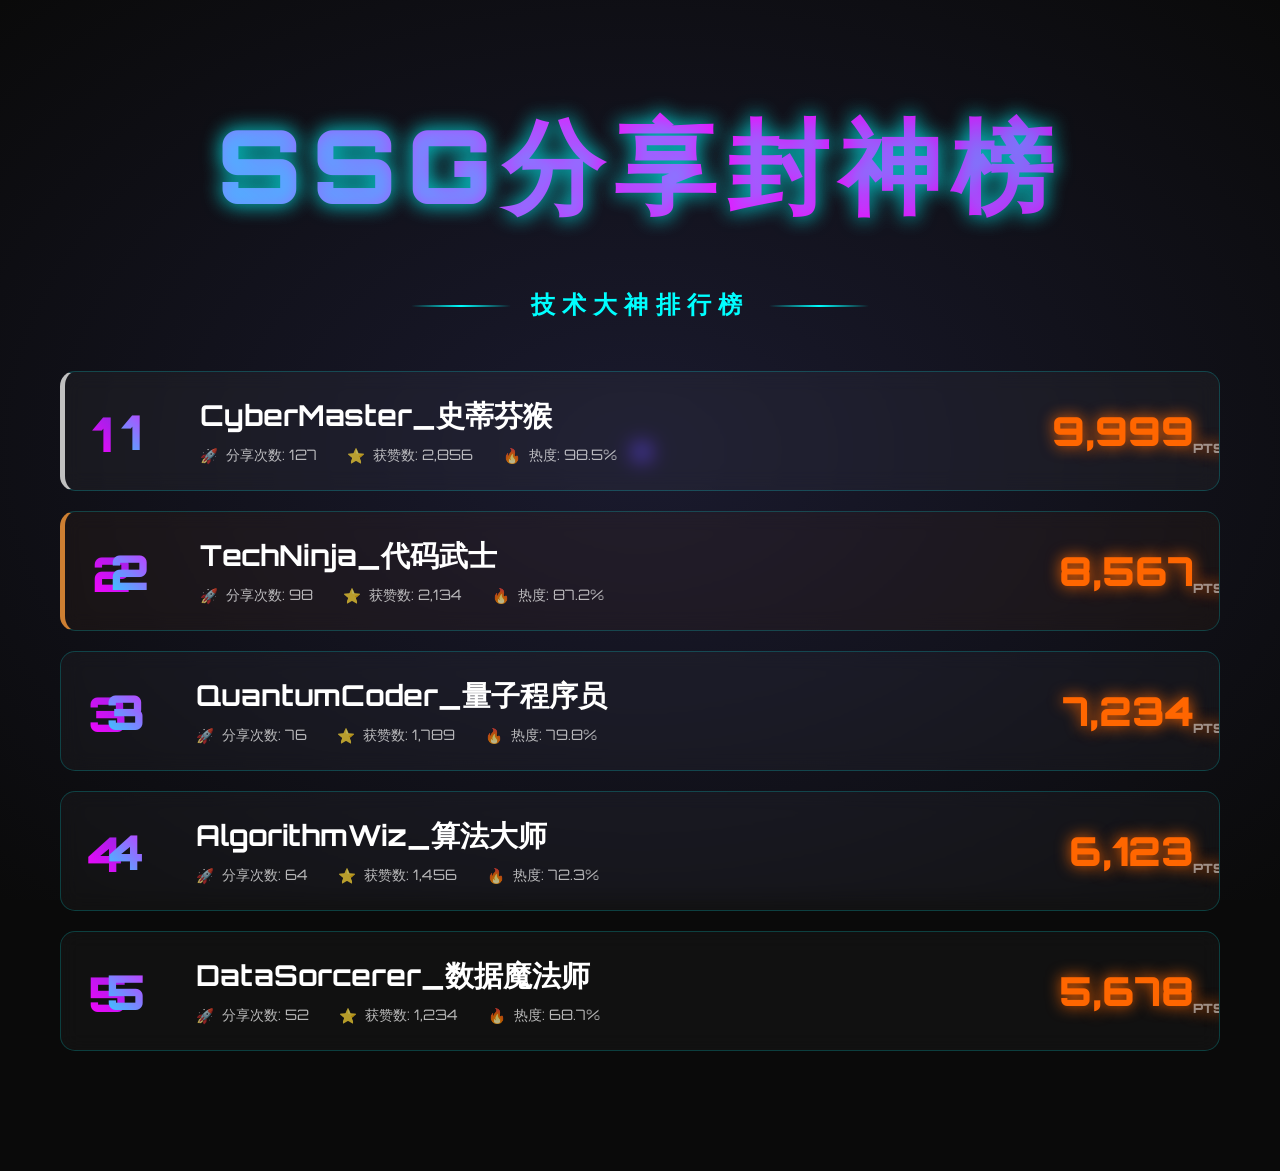
<file: main.html>
<!DOCTYPE html>
<html lang="zh-CN">

<head>
    <meta charset="UTF-8">
    <meta name="viewport" content="width=device-width, initial-scale=1.0">
    <title>SSG分享封神榜</title>
    <style>
        @import url('https://fonts.googleapis.com/css2?family=Orbitron:wght@400;700;900&display=swap');

        * {
            margin: 0;
            padding: 0;
            box-sizing: border-box;
        }

        :root {
            --primary-cyan: #00ffff;
            --primary-purple: #8a2be2;
            --accent-pink: #ff00ff;
            --accent-orange: #ff6600;
            --bg-dark: #0a0a0a;
            --text-glow: #ffffff;
        }

        body {
            font-family: 'Orbitron', monospace;
            background: var(--bg-dark);
            color: var(--text-glow);
            overflow-x: hidden;
            min-height: 100vh;
            position: relative;
        }

        /* 3D粒子旋涡背景 */
        .particle-container {
            position: fixed;
            top: 0;
            left: 0;
            width: 100%;
            height: 100%;
            z-index: -1;
            background: radial-gradient(ellipse at center, #1a1a2e 0%, var(--bg-dark) 100%);
        }

        .particle {
            position: absolute;
            width: 2px;
            height: 2px;
            background: var(--primary-cyan);
            border-radius: 50%;
            box-shadow: 0 0 10px var(--primary-cyan);
            animation: spiral 15s linear infinite;
        }

        .particle:nth-child(odd) {
            background: var(--accent-pink);
            box-shadow: 0 0 10px var(--accent-pink);
            animation-duration: 12s;
            animation-direction: reverse;
        }

        .particle:nth-child(3n) {
            background: var(--primary-purple);
            box-shadow: 0 0 10px var(--primary-purple);
            animation-duration: 18s;
        }

        @keyframes spiral {
            0% {
                transform: rotate(0deg) translateX(50px) scale(0.1);
                opacity: 0;
            }

            10% {
                opacity: 1;
            }

            50% {
                transform: rotate(180deg) translateX(150px) scale(1);
                opacity: 1;
            }

            100% {
                transform: rotate(360deg) translateX(300px) scale(0.1);
                opacity: 0;
            }
        }

        /* 主标题区域 */
        .main-title {
            text-align: center;
            padding: 100px 20px 50px;
            position: relative;
        }

        .title-text {
            font-size: clamp(3rem, 8vw, 8rem);
            font-weight: 900;
            background: linear-gradient(45deg,
                    var(--primary-cyan) 0%,
                    var(--accent-pink) 25%,
                    var(--primary-purple) 50%,
                    var(--accent-orange) 75%,
                    var(--primary-cyan) 100%);
            background-size: 400% 400%;
            background-clip: text;
            -webkit-background-clip: text;
            -webkit-text-fill-color: transparent;
            animation: gradient-shift 3s ease-in-out infinite, glow-pulse 2s ease-in-out infinite alternate;
            text-shadow: 0 0 20px rgba(0, 255, 255, 0.5);
            letter-spacing: 0.1em;
            position: relative;
            display: inline-block;
            cursor: pointer;
            transition: all 0.3s ease;
        }

        .title-text:hover {
            transform: scale(1.05);
            filter: brightness(1.2);
        }

        .title-text::before {
            content: 'SSG分享封神榜';
            position: absolute;
            top: 0;
            left: 0;
            color: var(--primary-cyan);
            z-index: -1;
            animation: glitch 2s infinite;
        }

        @keyframes gradient-shift {

            0%,
            100% {
                background-position: 0% 50%;
            }

            50% {
                background-position: 100% 50%;
            }
        }

        @keyframes glow-pulse {
            0% {
                text-shadow: 0 0 20px rgba(0, 255, 255, 0.5);
            }

            100% {
                text-shadow: 0 0 40px rgba(255, 0, 255, 0.8), 0 0 60px rgba(0, 255, 255, 0.3);
            }
        }

        @keyframes glitch {

            0%,
            100% {
                transform: translate(0);
                opacity: 0;
            }

            20% {
                transform: translate(-2px, 2px);
                opacity: 0.1;
            }

            40% {
                transform: translate(-2px, -2px);
                opacity: 0.1;
            }

            60% {
                transform: translate(2px, 2px);
                opacity: 0.1;
            }

            80% {
                transform: translate(2px, -2px);
                opacity: 0.1;
            }
        }

        /* 排行榜容器 */
        .leaderboard {
            max-width: 1200px;
            margin: 0 auto;
            padding: 0 20px 100px;
        }

        .board-header {
            text-align: center;
            margin-bottom: 50px;
        }

        .board-subtitle {
            font-size: 1.5rem;
            color: var(--primary-cyan);
            text-transform: uppercase;
            letter-spacing: 0.3em;
            position: relative;
            display: inline-block;
        }

        .board-subtitle::before,
        .board-subtitle::after {
            content: '';
            position: absolute;
            top: 50%;
            width: 100px;
            height: 2px;
            background: linear-gradient(90deg, transparent, var(--primary-cyan), transparent);
        }

        .board-subtitle::before {
            left: -120px;
        }

        .board-subtitle::after {
            right: -120px;
        }

        /* 排行榜项目 */
        .rank-item {
            background: rgba(255, 255, 255, 0.03);
            border: 1px solid rgba(0, 255, 255, 0.2);
            border-radius: 15px;
            margin: 20px 0;
            padding: 25px;
            position: relative;
            overflow: hidden;
            backdrop-filter: blur(10px);
            transition: all 0.3s cubic-bezier(0.4, 0, 0.2, 1);
            cursor: pointer;
        }

        .rank-item::before {
            content: '';
            position: absolute;
            top: 0;
            left: -100%;
            width: 100%;
            height: 100%;
            background: linear-gradient(90deg,
                    transparent,
                    rgba(0, 255, 255, 0.1),
                    transparent);
            transition: left 0.5s ease;
        }

        .rank-item:hover::before {
            left: 100%;
        }

        .rank-item:hover {
            transform: translateY(-5px);
            border-color: var(--accent-pink);
            box-shadow:
                0 10px 30px rgba(0, 255, 255, 0.2),
                0 0 50px rgba(255, 0, 255, 0.1),
                inset 0 1px 0 rgba(255, 255, 255, 0.1);
        }

        .rank-item:nth-child(1) {
            border-left: 5px solid #ffd700;
            background: rgba(255, 215, 0, 0.05);
        }

        .rank-item:nth-child(2) {
            border-left: 5px solid #c0c0c0;
            background: rgba(192, 192, 192, 0.05);
        }

        .rank-item:nth-child(3) {
            border-left: 5px solid #cd7f32;
            background: rgba(205, 127, 50, 0.05);
        }

        .rank-content {
            display: flex;
            align-items: center;
            gap: 30px;
        }

        .rank-number {
            font-size: 3rem;
            font-weight: 900;
            min-width: 80px;
            text-align: center;
            background: linear-gradient(45deg, var(--primary-cyan), var(--accent-pink));
            background-clip: text;
            -webkit-background-clip: text;
            -webkit-text-fill-color: transparent;
            position: relative;
        }

        .rank-number::after {
            content: attr(data-rank);
            position: absolute;
            top: 2px;
            left: 2px;
            background: linear-gradient(45deg, var(--accent-pink), var(--primary-purple));
            background-clip: text;
            -webkit-background-clip: text;
            -webkit-text-fill-color: transparent;
            z-index: -1;
        }

        .user-info {
            flex: 1;
        }

        .username {
            font-size: 1.8rem;
            font-weight: 700;
            margin-bottom: 8px;
            color: var(--text-glow);
            transition: all 0.3s ease;
        }

        .rank-item:hover .username {
            color: var(--accent-pink);
            text-shadow: 0 0 10px var(--accent-pink);
        }

        .user-stats {
            display: flex;
            gap: 30px;
            font-size: 0.9rem;
            color: rgba(255, 255, 255, 0.7);
        }

        .stat-item {
            display: flex;
            align-items: center;
            gap: 8px;
            transition: color 0.3s ease;
        }

        .rank-item:hover .stat-item {
            color: var(--primary-cyan);
        }

        .score {
            font-size: 2.5rem;
            font-weight: 900;
            color: var(--accent-orange);
            text-shadow: 0 0 15px var(--accent-orange);
            position: relative;
        }

        .score::after {
            content: 'PTS';
            font-size: 0.8rem;
            position: absolute;
            bottom: 0;
            right: -30px;
            color: rgba(255, 255, 255, 0.5);
        }

        /* 响应式设计 */
        @media (max-width: 768px) {
            .rank-content {
                flex-direction: column;
                text-align: center;
                gap: 15px;
            }

            .user-stats {
                justify-content: center;
                flex-wrap: wrap;
            }

            .board-subtitle::before,
            .board-subtitle::after {
                display: none;
            }
        }

        /* 滚动条美化 */
        ::-webkit-scrollbar {
            width: 8px;
        }

        ::-webkit-scrollbar-track {
            background: rgba(0, 0, 0, 0.3);
        }

        ::-webkit-scrollbar-thumb {
            background: linear-gradient(var(--primary-cyan), var(--accent-pink));
            border-radius: 4px;
        }

        /* 加载动画 */
        .rank-item {
            opacity: 0;
            animation: slideUp 0.6s ease forwards;
        }

        .rank-item:nth-child(1) {
            animation-delay: 0.1s;
        }

        .rank-item:nth-child(2) {
            animation-delay: 0.2s;
        }

        .rank-item:nth-child(3) {
            animation-delay: 0.3s;
        }

        .rank-item:nth-child(4) {
            animation-delay: 0.4s;
        }

        .rank-item:nth-child(5) {
            animation-delay: 0.5s;
        }

        @keyframes slideUp {
            from {
                opacity: 0;
                transform: translateY(30px);
            }

            to {
                opacity: 1;
                transform: translateY(0);
            }
        }
    </style>
</head>

<body>
    <!-- 3D粒子背景容器 -->
    <div class="particle-container" id="particleContainer"></div>

    <!-- 主标题 -->
    <div class="main-title">
        <h1 class="title-text" id="mainTitle">SSG分享封神榜</h1>
    </div>

    <!-- 排行榜 -->
    <div class="leaderboard">
        <div class="board-header">
            <h2 class="board-subtitle">技术大神排行榜</h2>
        </div>

        <div class="rank-item">
            <div class="rank-content">
                <div class="rank-number" data-rank="1">1</div>
                <div class="user-info">
                    <div class="username">CyberMaster_史蒂芬猴</div>
                    <div class="user-stats">
                        <div class="stat-item">
                            <span>🚀</span>
                            <span>分享次数: 127</span>
                        </div>
                        <div class="stat-item">
                            <span>⭐</span>
                            <span>获赞数: 2,856</span>
                        </div>
                        <div class="stat-item">
                            <span>🔥</span>
                            <span>热度: 98.5%</span>
                        </div>
                    </div>
                </div>
                <div class="score">9,999</div>
            </div>
        </div>

        <div class="rank-item">
            <div class="rank-content">
                <div class="rank-number" data-rank="2">2</div>
                <div class="user-info">
                    <div class="username">TechNinja_代码武士</div>
                    <div class="user-stats">
                        <div class="stat-item">
                            <span>🚀</span>
                            <span>分享次数: 98</span>
                        </div>
                        <div class="stat-item">
                            <span>⭐</span>
                            <span>获赞数: 2,134</span>
                        </div>
                        <div class="stat-item">
                            <span>🔥</span>
                            <span>热度: 87.2%</span>
                        </div>
                    </div>
                </div>
                <div class="score">8,567</div>
            </div>
        </div>

        <div class="rank-item">
            <div class="rank-content">
                <div class="rank-number" data-rank="3">3</div>
                <div class="user-info">
                    <div class="username">QuantumCoder_量子程序员</div>
                    <div class="user-stats">
                        <div class="stat-item">
                            <span>🚀</span>
                            <span>分享次数: 76</span>
                        </div>
                        <div class="stat-item">
                            <span>⭐</span>
                            <span>获赞数: 1,789</span>
                        </div>
                        <div class="stat-item">
                            <span>🔥</span>
                            <span>热度: 79.8%</span>
                        </div>
                    </div>
                </div>
                <div class="score">7,234</div>
            </div>
        </div>

        <div class="rank-item">
            <div class="rank-content">
                <div class="rank-number" data-rank="4">4</div>
                <div class="user-info">
                    <div class="username">AlgorithmWiz_算法大师</div>
                    <div class="user-stats">
                        <div class="stat-item">
                            <span>🚀</span>
                            <span>分享次数: 64</span>
                        </div>
                        <div class="stat-item">
                            <span>⭐</span>
                            <span>获赞数: 1,456</span>
                        </div>
                        <div class="stat-item">
                            <span>🔥</span>
                            <span>热度: 72.3%</span>
                        </div>
                    </div>
                </div>
                <div class="score">6,123</div>
            </div>
        </div>

        <div class="rank-item">
            <div class="rank-content">
                <div class="rank-number" data-rank="5">5</div>
                <div class="user-info">
                    <div class="username">DataSorcerer_数据魔法师</div>
                    <div class="user-stats">
                        <div class="stat-item">
                            <span>🚀</span>
                            <span>分享次数: 52</span>
                        </div>
                        <div class="stat-item">
                            <span>⭐</span>
                            <span>获赞数: 1,234</span>
                        </div>
                        <div class="stat-item">
                            <span>🔥</span>
                            <span>热度: 68.7%</span>
                        </div>
                    </div>
                </div>
                <div class="score">5,678</div>
            </div>
        </div>
    </div>

    <script>
        // 创建3D粒子旋涡效果
        function createParticles() {
            const container = document.getElementById('particleContainer');
            const particleCount = 100;

            for (let i = 0; i < particleCount; i++) {
                const particle = document.createElement('div');
                particle.className = 'particle';

                // 随机位置
                const centerX = window.innerWidth / 2;
                const centerY = window.innerHeight / 2;

                particle.style.left = centerX + 'px';
                particle.style.top = centerY + 'px';

                // 随机延迟动画
                particle.style.animationDelay = (Math.random() * 15) + 's';

                // 随机大小
                const size = Math.random() * 3 + 1;
                particle.style.width = size + 'px';
                particle.style.height = size + 'px';

                container.appendChild(particle);
            }
        }

        // 标题点击特效
        function addTitleEffects() {
            const title = document.getElementById('mainTitle');

            title.addEventListener('click', function () {
                // 创建爆炸效果
                for (let i = 0; i < 20; i++) {
                    const spark = document.createElement('div');
                    spark.style.position = 'absolute';
                    spark.style.width = '4px';
                    spark.style.height = '4px';
                    spark.style.backgroundColor = '#ff00ff';
                    spark.style.borderRadius = '50%';
                    spark.style.boxShadow = '0 0 10px #ff00ff';
                    spark.style.pointerEvents = 'none';

                    const rect = title.getBoundingClientRect();
                    spark.style.left = (rect.left + rect.width / 2) + 'px';
                    spark.style.top = (rect.top + rect.height / 2) + 'px';

                    document.body.appendChild(spark);

                    // 随机方向动画
                    const angle = (Math.PI * 2 * i) / 20;
                    const distance = Math.random() * 100 + 50;

                    spark.animate([
                        { transform: 'translate(0, 0) scale(1)', opacity: 1 },
                        {
                            transform: `translate(${Math.cos(angle) * distance}px, ${Math.sin(angle) * distance}px) scale(0)`,
                            opacity: 0
                        }
                    ], {
                        duration: 1000,
                        easing: 'ease-out'
                    }).onfinish = () => spark.remove();
                }
            });
        }

        // 排行榜项目交互效果
        function addRankItemEffects() {
            const rankItems = document.querySelectorAll('.rank-item');

            rankItems.forEach(item => {
                item.addEventListener('mouseenter', function () {
                    // 音效模拟（可替换为真实音效）
                    this.style.transform = 'translateY(-5px) scale(1.02)';
                });

                item.addEventListener('mouseleave', function () {
                    this.style.transform = 'translateY(0) scale(1)';
                });

                item.addEventListener('click', function () {
                    // 点击波纹效果
                    const ripple = document.createElement('div');
                    ripple.style.position = 'absolute';
                    ripple.style.borderRadius = '50%';
                    ripple.style.background = 'rgba(0, 255, 255, 0.3)';
                    ripple.style.transform = 'scale(0)';
                    ripple.style.animation = 'ripple 0.6s linear';
                    ripple.style.left = '50%';
                    ripple.style.top = '50%';
                    ripple.style.width = '20px';
                    ripple.style.height = '20px';
                    ripple.style.marginLeft = '-10px';
                    ripple.style.marginTop = '-10px';

                    this.style.position = 'relative';
                    this.appendChild(ripple);

                    setTimeout(() => ripple.remove(), 600);
                });
            });
        }

        // 添加波纹动画CSS
        const style = document.createElement('style');
        style.textContent = `
            @keyframes ripple {
                to {
                    transform: scale(4);
                    opacity: 0;
                }
            }
        `;
        document.head.appendChild(style);

        // 窗口大小变化时重新定位粒子
        window.addEventListener('resize', function () {
            const container = document.getElementById('particleContainer');
            container.innerHTML = '';
            createParticles();
        });

        // 初始化
        document.addEventListener('DOMContentLoaded', function () {
            createParticles();
            addTitleEffects();
            addRankItemEffects();

            // 添加页面加载完成的特效
            setTimeout(() => {
                document.body.style.opacity = '1';
            }, 100);
        });

        // 鼠标跟踪光标效果
        let mouseTrail = [];
        document.addEventListener('mousemove', function (e) {
            mouseTrail.push({ x: e.clientX, y: e.clientY, time: Date.now() });

            // 限制轨迹点数量
            if (mouseTrail.length > 20) {
                mouseTrail.shift();
            }

            // 清除过期的轨迹点
            mouseTrail = mouseTrail.filter(point => Date.now() - point.time < 1000);
        });

        // 绘制鼠标轨迹
        function drawMouseTrail() {
            const existingTrail = document.querySelectorAll('.mouse-trail');
            existingTrail.forEach(trail => trail.remove());

            mouseTrail.forEach((point, index) => {
                if (index < mouseTrail.length - 1) {
                    const trailPoint = document.createElement('div');
                    trailPoint.className = 'mouse-trail';
                    trailPoint.style.position = 'fixed';
                    trailPoint.style.left = point.x + 'px';
                    trailPoint.style.top = point.y + 'px';
                    trailPoint.style.width = '4px';
                    trailPoint.style.height = '4px';
                    trailPoint.style.borderRadius = '50%';
                    trailPoint.style.background = '#00ffff';
                    trailPoint.style.boxShadow = '0 0 10px #00ffff';
                    trailPoint.style.pointerEvents = 'none';
                    trailPoint.style.opacity = (index / mouseTrail.length) * 0.5;
                    trailPoint.style.zIndex = '9999';

                    document.body.appendChild(trailPoint);

                    setTimeout(() => trailPoint.remove(), 500);
                }
            });
        }

        setInterval(drawMouseTrail, 50);
    </script>
</body>

</html>
</file>
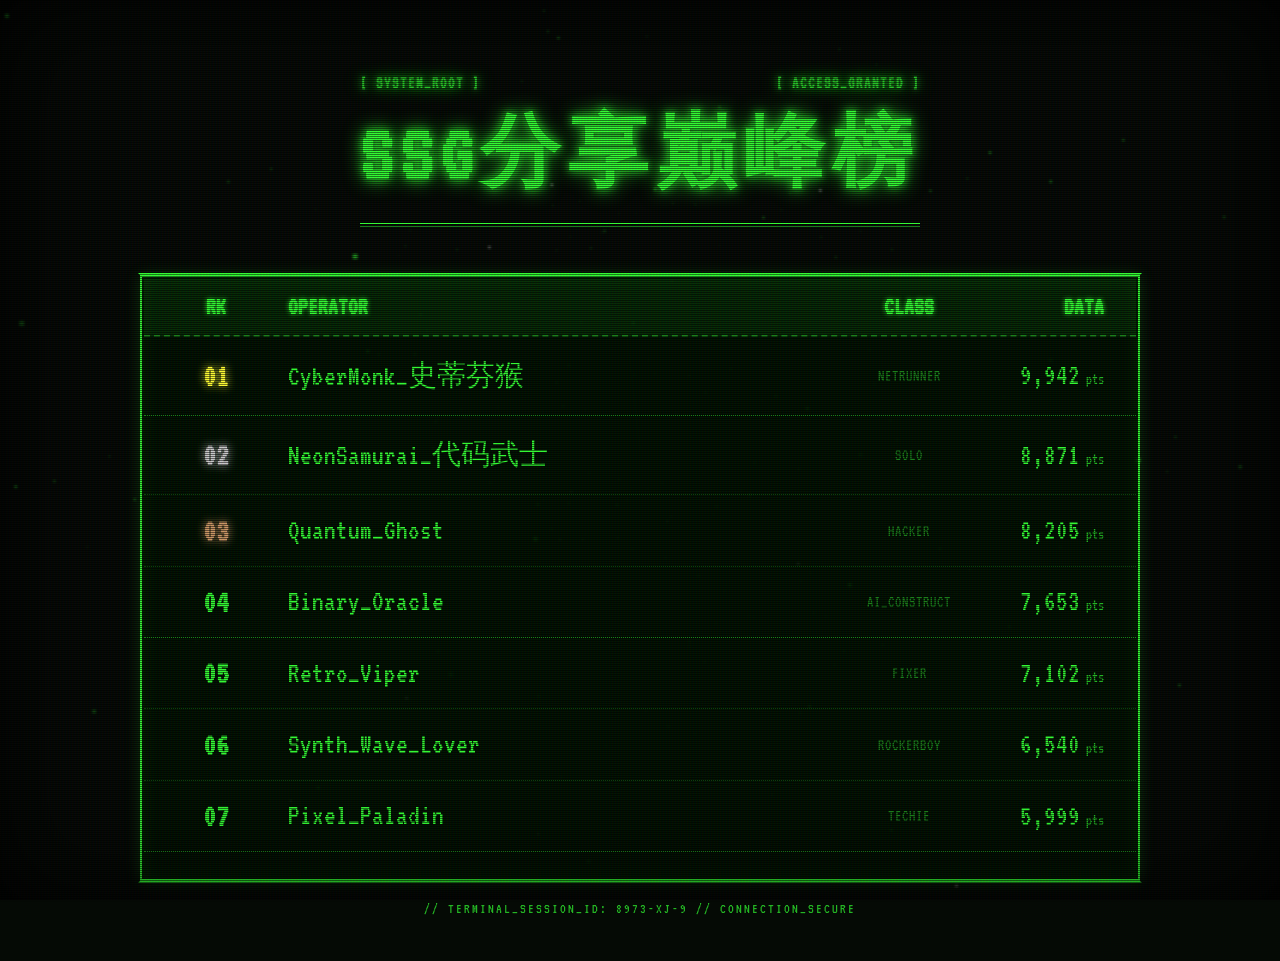
<file: main_second.html>
<!DOCTYPE html>
<html lang="zh-CN">

<head>
    <meta charset="UTF-8">
    <meta name="viewport" content="width=device-width, initial-scale=1.0">
    <title>SSG分享巅峰榜 - Retro Tech</title>
    <link rel="preconnect" href="https://fonts.googleapis.com">
    <link rel="preconnect" href="https://fonts.gstatic.com" crossorigin>
    <link href="https://fonts.googleapis.com/css2?family=VT323&display=swap" rel="stylesheet">
    <style>
        :root {
            --phosphor-green: #33ff33;
            --phosphor-dim: #1a801a;
            --phosphor-bright: #ccffcc;
            --bg-color: #050a05;
            --scanline-color: rgba(0, 0, 0, 0.5);
            --crt-flicker: rgba(51, 255, 51, 0.02);
        }

        body {
            margin: 0;
            padding: 0;
            background-color: var(--bg-color);
            color: var(--phosphor-green);
            font-family: 'VT323', monospace;
            overflow-x: hidden;
            height: 100vh;
            width: 100vw;
            display: flex;
            flex-direction: column;
            align-items: center;
        }

        /* 3D Vortex Canvas Background */
        #vortex-canvas {
            position: fixed;
            top: 0;
            left: 0;
            width: 100%;
            height: 100%;
            z-index: -1;
            opacity: 0.6;
            filter: blur(1px);
        }

        /* CRT Overlay Effects */
        .crt-overlay {
            position: fixed;
            top: 0;
            left: 0;
            width: 100%;
            height: 100%;
            pointer-events: none;
            z-index: 1000;
            background:
                linear-gradient(var(--scanline-color) 50%, rgba(0, 0, 0, 0) 50%),
                linear-gradient(90deg, rgba(255, 0, 0, 0.06), rgba(0, 255, 0, 0.02), rgba(0, 0, 255, 0.06));
            background-size: 100% 2px, 3px 100%;
            box-shadow: inset 0 0 100px rgba(0, 0, 0, 0.9);
            animation: flicker 0.15s infinite;
        }

        @keyframes flicker {
            0% {
                opacity: 0.97;
            }

            5% {
                opacity: 0.95;
            }

            10% {
                opacity: 0.9;
            }

            15% {
                opacity: 0.95;
            }

            20% {
                opacity: 0.99;
            }

            50% {
                opacity: 0.95;
            }

            55% {
                opacity: 0.9;
            }

            60% {
                opacity: 0.99;
            }

            100% {
                opacity: 0.97;
            }
        }

        /* Main Container */
        .container {
            z-index: 1;
            width: 90%;
            max-width: 1000px;
            margin-top: 5vh;
            padding-bottom: 5vh;
            text-align: center;
        }

        /* Title Style */
        h1.retro-title {
            font-size: 5rem;
            text-transform: uppercase;
            letter-spacing: 0.5rem;
            margin-bottom: 3rem;
            position: relative;
            display: inline-block;
            text-shadow:
                0 0 5px var(--phosphor-dim),
                0 0 10px var(--phosphor-green),
                0 0 20px var(--phosphor-green);
            border-bottom: 4px double var(--phosphor-green);
            padding-bottom: 1rem;
        }

        h1.retro-title::before,
        h1.retro-title::after {
            content: "[ SYSTEM_ROOT ]";
            position: absolute;
            font-size: 1rem;
            top: -1.5rem;
            letter-spacing: 2px;
            opacity: 0.8;
        }

        h1.retro-title::before {
            left: 0;
        }

        h1.retro-title::after {
            right: 0;
            content: "[ ACCESS_GRANTED ]";
        }

        /* Leaderboard Style */
        .leaderboard-frame {
            border: 2px solid var(--phosphor-green);
            background: rgba(0, 20, 0, 0.85);
            box-shadow:
                0 0 15px rgba(51, 255, 51, 0.2),
                inset 0 0 20px rgba(51, 255, 51, 0.1);
            padding: 2px;
            position: relative;
        }

        /* Frame decoration corners */
        .leaderboard-frame::before {
            content: "";
            position: absolute;
            top: -4px;
            left: -4px;
            right: -4px;
            bottom: -4px;
            border: 2px solid transparent;
            border-top-color: var(--phosphor-green);
            border-bottom-color: var(--phosphor-green);
            pointer-events: none;
        }

        .header-row {
            display: grid;
            grid-template-columns: 80px 1fr 150px 120px;
            padding: 1rem 2rem;
            border-bottom: 2px dashed var(--phosphor-dim);
            font-size: 1.5rem;
            font-weight: bold;
            text-shadow: 0 0 5px var(--phosphor-green);
            background: rgba(51, 255, 51, 0.1);
        }

        .list-container {
            max-height: 60vh;
            overflow-y: auto;
        }

        /* Custom Scrollbar */
        .list-container::-webkit-scrollbar {
            width: 10px;
        }

        .list-container::-webkit-scrollbar-track {
            background: #001100;
        }

        .list-container::-webkit-scrollbar-thumb {
            background: var(--phosphor-dim);
            border: 1px solid var(--phosphor-green);
        }

        .rank-item {
            display: grid;
            grid-template-columns: 80px 1fr 150px 120px;
            padding: 1.2rem 2rem;
            align-items: center;
            border-bottom: 1px dotted var(--phosphor-dim);
            transition: background 0.2s, text-shadow 0.2s;
            cursor: pointer;
            position: relative;
        }

        .rank-item:hover {
            background: rgba(51, 255, 51, 0.15);
            text-shadow: 0 0 8px var(--phosphor-green);
        }

        .rank-item:last-child {
            border-bottom: none;
        }

        .rank-num {
            font-size: 2rem;
            font-weight: bold;
        }

        /* Top 3 Special Styles */
        .rank-item:nth-child(1) .rank-num {
            color: #ffff33;
            text-shadow: 0 0 10px #ffff33;
        }

        .rank-item:nth-child(2) .rank-num {
            color: #cccccc;
            text-shadow: 0 0 10px #cccccc;
        }

        .rank-item:nth-child(3) .rank-num {
            color: #cc9966;
            text-shadow: 0 0 10px #cc9966;
        }

        .user-name {
            font-size: 1.8rem;
            text-align: left;
            padding-left: 2rem;
            white-space: nowrap;
            overflow: hidden;
            text-overflow: ellipsis;
        }

        .user-role {
            font-size: 1rem;
            color: var(--phosphor-dim);
            text-transform: uppercase;
            letter-spacing: 1px;
        }

        .user-score {
            font-size: 1.8rem;
            text-align: right;
            font-family: 'VT323', monospace;
        }

        .user-score::after {
            content: " pts";
            font-size: 1rem;
            opacity: 0.7;
        }

        /* Blinking cursor effect for hover */
        .cursor-blink {
            display: inline-block;
            width: 10px;
            height: 1.5rem;
            background: var(--phosphor-green);
            animation: blink 1s step-end infinite;
            vertical-align: middle;
            margin-left: 5px;
            opacity: 0;
        }

        .rank-item:hover .cursor-blink {
            opacity: 1;
        }

        @keyframes blink {

            0%,
            100% {
                opacity: 1;
            }

            50% {
                opacity: 0;
            }
        }

        /* Responsive */
        @media (max-width: 768px) {
            h1.retro-title {
                font-size: 3rem;
            }

            .header-row,
            .rank-item {
                grid-template-columns: 50px 1fr 100px;
                padding: 1rem;
            }

            .user-role {
                display: none;
            }

            /* Hide role on small screens */
            .user-name {
                font-size: 1.4rem;
                padding-left: 1rem;
            }

            .rank-num {
                font-size: 1.5rem;
            }
        }
    </style>
</head>

<body>

    <!-- Canvas for 3D Particle Vortex -->
    <canvas id="vortex-canvas"></canvas>

    <!-- CRT Screen Overlay -->
    <div class="crt-overlay"></div>

    <div class="container">
        <!-- Title -->
        <h1 class="retro-title" data-value="SSG分享巅峰榜">SSG分享巅峰榜</h1>

        <!-- Leaderboard -->
        <div class="leaderboard-frame">
            <div class="header-row">
                <div class="h-rank">RK</div>
                <div class="h-user" style="text-align: left; padding-left: 2rem;">OPERATOR</div>
                <div class="h-role">CLASS</div>
                <div class="h-score" style="text-align: right;">DATA</div>
            </div>

            <div class="list-container" id="leaderboard-body">
                <!-- JS will generate items here -->
            </div>
        </div>

        <div style="margin-top: 20px; font-size: 0.9rem; opacity: 0.7; letter-spacing: 2px;">
            // TERMINAL_SESSION_ID: 8973-XJ-9 // CONNECTION_SECURE
        </div>
    </div>

    <script>
        /**
         * 1. 3D Particle Vortex Effect (Canvas)
         */
        const canvas = document.getElementById('vortex-canvas');
        const ctx = canvas.getContext('2d');

        let width, height;
        let particles = [];

        // Configuration
        const particleCount = 600;
        const fov = 250; // Field of View
        const baseSpeed = 2;

        function resize() {
            width = canvas.width = window.innerWidth;
            height = canvas.height = window.innerHeight;
            ctx.fillStyle = '#050a05';
            ctx.fillRect(0, 0, width, height);
        }

        class Particle {
            constructor() {
                this.reset(true);
            }

            reset(randomZ = false) {
                // Polar coordinates (angle, radius) to Cartesian
                // But specifically designed for a tunnel/vortex effect
                this.angle = Math.random() * Math.PI * 2;
                this.radius = 100 + Math.random() * 800; // Distance from center tube

                // Z position
                if (randomZ) {
                    this.z = Math.random() * 2000;
                } else {
                    this.z = 2000; // Start far away
                }

                this.speed = baseSpeed + Math.random() * 3;
                this.color = Math.random() > 0.9 ? '#ffffff' : (Math.random() > 0.5 ? '#33ff33' : '#1a801a');
                this.sizeBase = Math.random() * 2 + 0.5;
            }

            update() {
                this.z -= this.speed;

                // Vortex rotation effect - rotate angle based on speed
                this.angle += 0.005 * this.speed;

                if (this.z <= 1) { // Passed the screen
                    this.reset();
                }
            }

            draw() {
                // Perspective projection
                const scale = fov / (fov + this.z);

                // 3D Rotation transform (Vortex twist)
                // Calculate current X, Y relative to center based on helical path 
                // As Z gets smaller (closer), we can spiral

                // Simple Tunnel formula:
                const x3d = Math.cos(this.angle) * this.radius * 2; // Spread out more
                const y3d = Math.sin(this.angle) * this.radius * 2;

                const x2d = x3d * scale + width / 2;
                const y2d = y3d * scale + height / 2;

                const size = this.sizeBase * scale * 3;

                const alpha = Math.min(1, (2000 - this.z) / 1000); // Fade in from distance

                ctx.globalAlpha = alpha;
                ctx.fillStyle = this.color;

                // Draw rectangles for retro feel instead of circles
                ctx.fillRect(x2d, y2d, size, size);

                // Optional: Draw connecting lines for wireframe feel if close enough
                if (Math.random() > 0.995) {
                    ctx.strokeStyle = '#1a801a';
                    ctx.beginPath();
                    ctx.moveTo(width / 2, height / 2);
                    ctx.lineTo(x2d, y2d);
                    ctx.stroke();
                }
            }
        }

        function initParticles() {
            particles = [];
            for (let i = 0; i < particleCount; i++) {
                particles.push(new Particle());
            }
        }

        function animate() {
            // Trail effect
            ctx.globalAlpha = 0.2;
            ctx.fillStyle = '#050a05';
            ctx.fillRect(0, 0, width, height);

            particles.sort((a, b) => b.z - a.z); // Draw far particles first

            particles.forEach(p => {
                p.update();
                p.draw();
            });

            requestAnimationFrame(animate);
        }

        window.addEventListener('resize', resize);
        resize();
        initParticles();
        animate();


        /**
         * 2. Populate Leaderboard Data
         */
        const leaderboardData = [
            { name: "CyberMonk_史蒂芬猴", role: "NetRunner", score: 9942 },
            { name: "NeonSamurai_代码武士", role: "Solo", score: 8871 },
            { name: "Quantum_Ghost", role: "Hacker", score: 8205 },
            { name: "Binary_Oracle", role: "AI_Construct", score: 7653 },
            { name: "Retro_Viper", role: "Fixer", score: 7102 },
            { name: "Synth_Wave_Lover", role: "Rockerboy", score: 6540 },
            { name: "Pixel_Paladin", role: "Techie", score: 5999 },
            { name: "Data_Drifter", role: "Nomad", score: 5432 },
            { name: "Glitch_Hunter", role: "Media", score: 4800 },
            { name: "Analog_Dreamer", role: "Corp", score: 4210 }
        ];

        const listContainer = document.getElementById('leaderboard-body');

        leaderboardData.forEach((user, index) => {
            const item = document.createElement('div');
            item.className = 'rank-item';

            // Format number to be always 2 digits e.g. 01, 10
            const rankNum = (index + 1).toString().padStart(2, '0');

            item.innerHTML = `
                <div class="rank-num">${rankNum}</div>
                <div class="user-name" data-value="${user.name}">
                    ${user.name}
                    <span class="cursor-blink"></span>
                </div>
                <div class="user-role">${user.role}</div>
                <div class="user-score">${user.score.toLocaleString()}</div>
            `;

            listContainer.appendChild(item);
        });

        /**
         * 3. Hacker Text Effect (Decoding Effect)
         * Mouseover -> Scramble text with random chars -> Reveal original text
         */

        const letters = "ABCDEFGHIJKLMNOPQRSTUVWXYZabcdefghijklmnopqrstuvwxyz0123456789!@#$%^&*()_+<>?[]{}|";

        function hackerEffect(event) {
            const target = event.target;
            // Check if we are hovering the user-name div specifically
            if (!target.classList.contains('user-name') && !target.classList.contains('retro-title')) return;

            const originalText = target.dataset.value;
            if (!originalText) return;

            // Prevent multiple intervals running on same element
            if (target.dataset.animating === "true") return;
            target.dataset.animating = "true";

            let iterations = 0;
            const maxIterations = 20; // How long the effect lasts

            const interval = setInterval(() => {
                target.childNodes[0].nodeValue = originalText
                    .split("")
                    .map((letter, index) => {
                        // After some time, start resolving letters from left to right
                        if (index < iterations - 5) { // -5 makes it start resolving a bit later
                            return originalText[index];
                        }
                        // Return random character
                        return letters[Math.floor(Math.random() * letters.length)];
                    })
                    .join("");

                if (iterations >= originalText.length + 15) { // Run a bit longer than length
                    target.childNodes[0].nodeValue = originalText; // Ensure final state is clean
                    clearInterval(interval);
                    target.dataset.animating = "false";
                }

                iterations += 1 / 2; // Speed of resolving
            }, 30);
        }

        // Attach effect to names
        document.querySelectorAll('.user-name').forEach(name => {
            name.addEventListener('mouseover', hackerEffect);
        });

        // Attach effect to Main Title too
        document.querySelector('.retro-title').addEventListener('mouseover', hackerEffect);

    </script>
</body>

</html>
</file>
